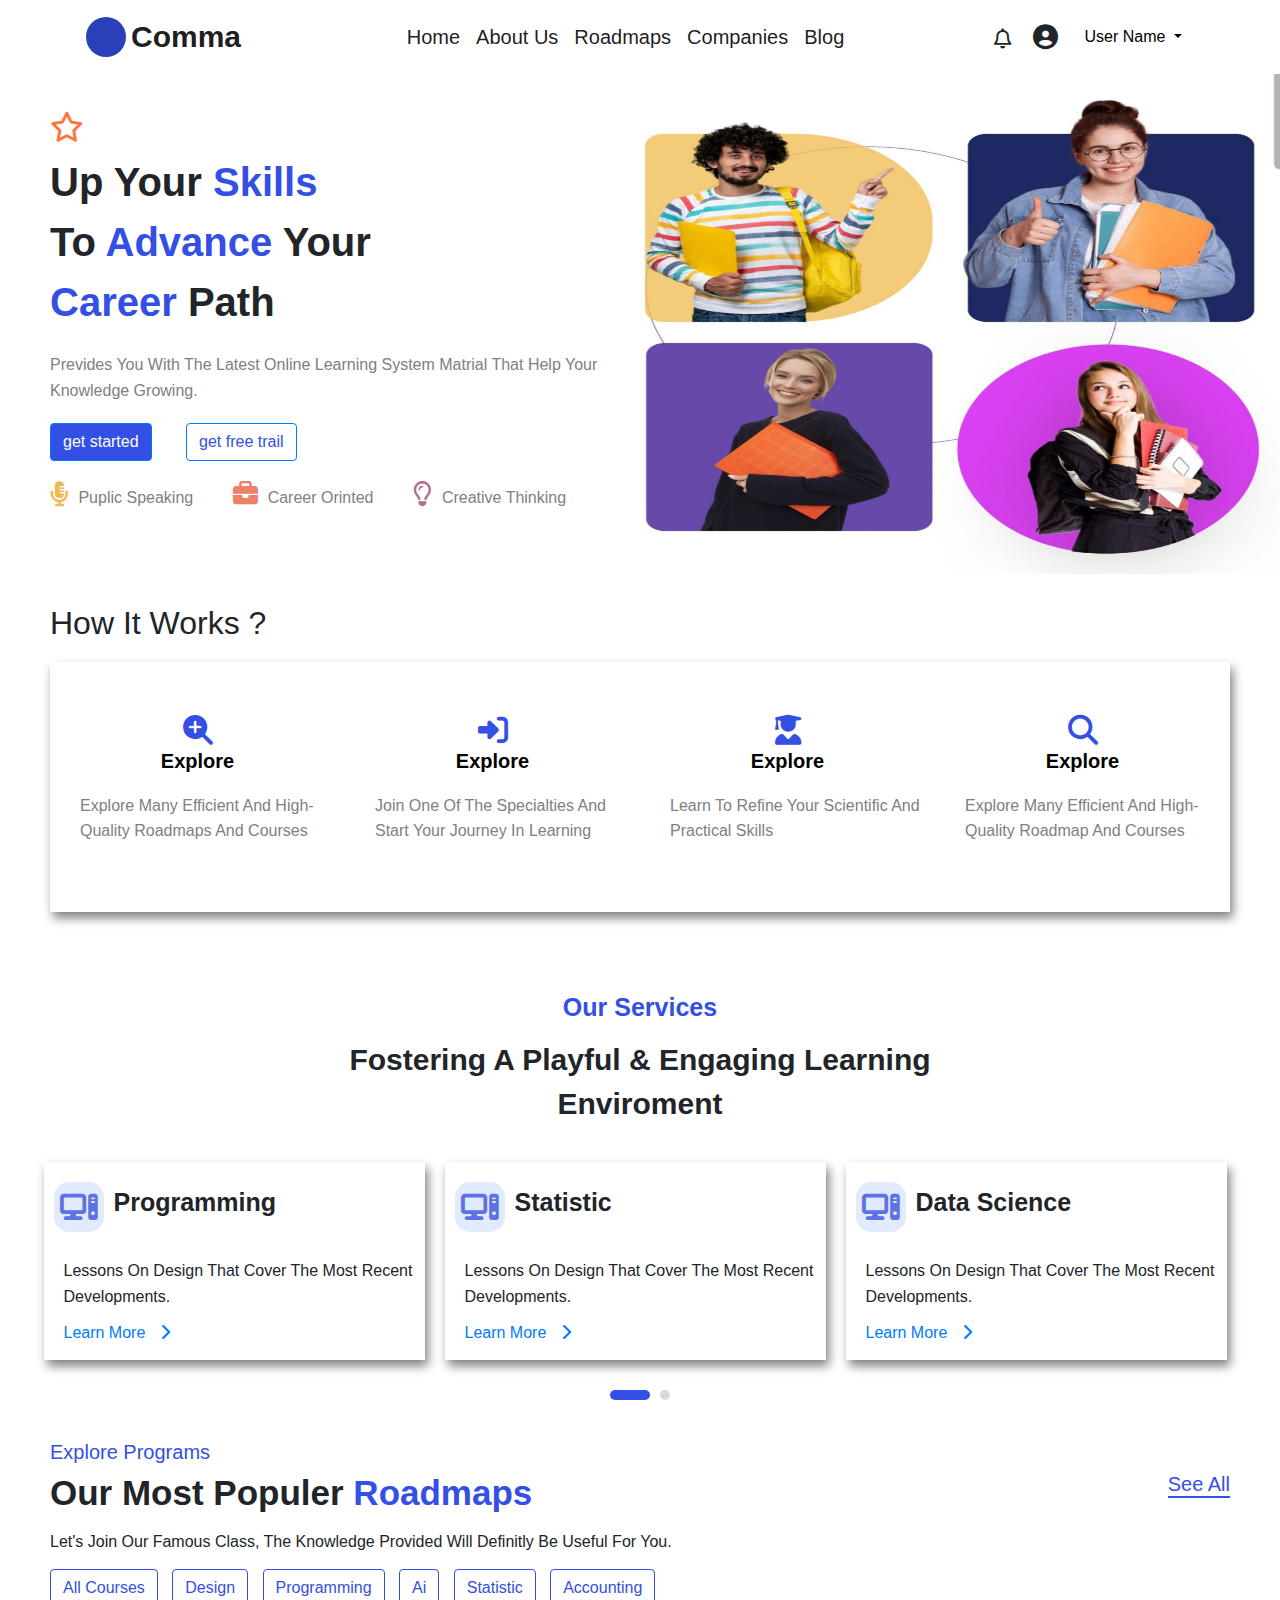
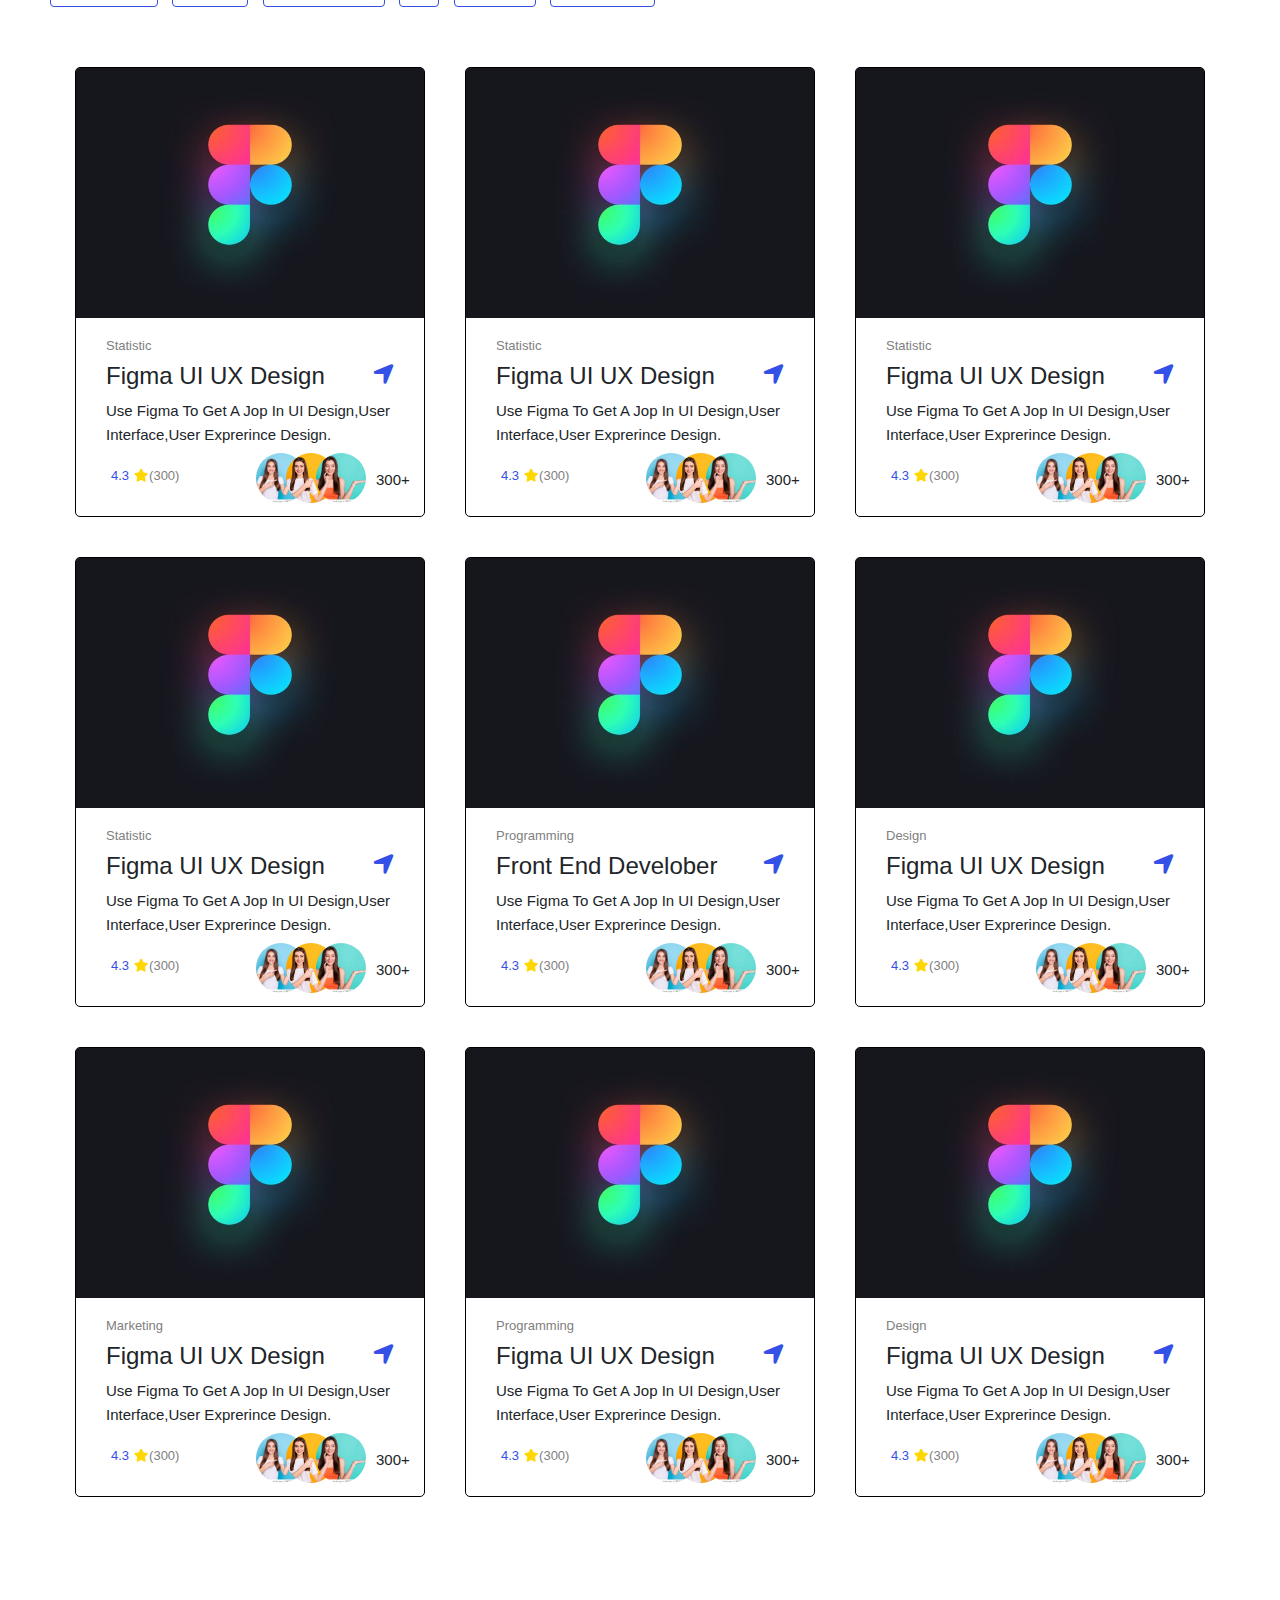
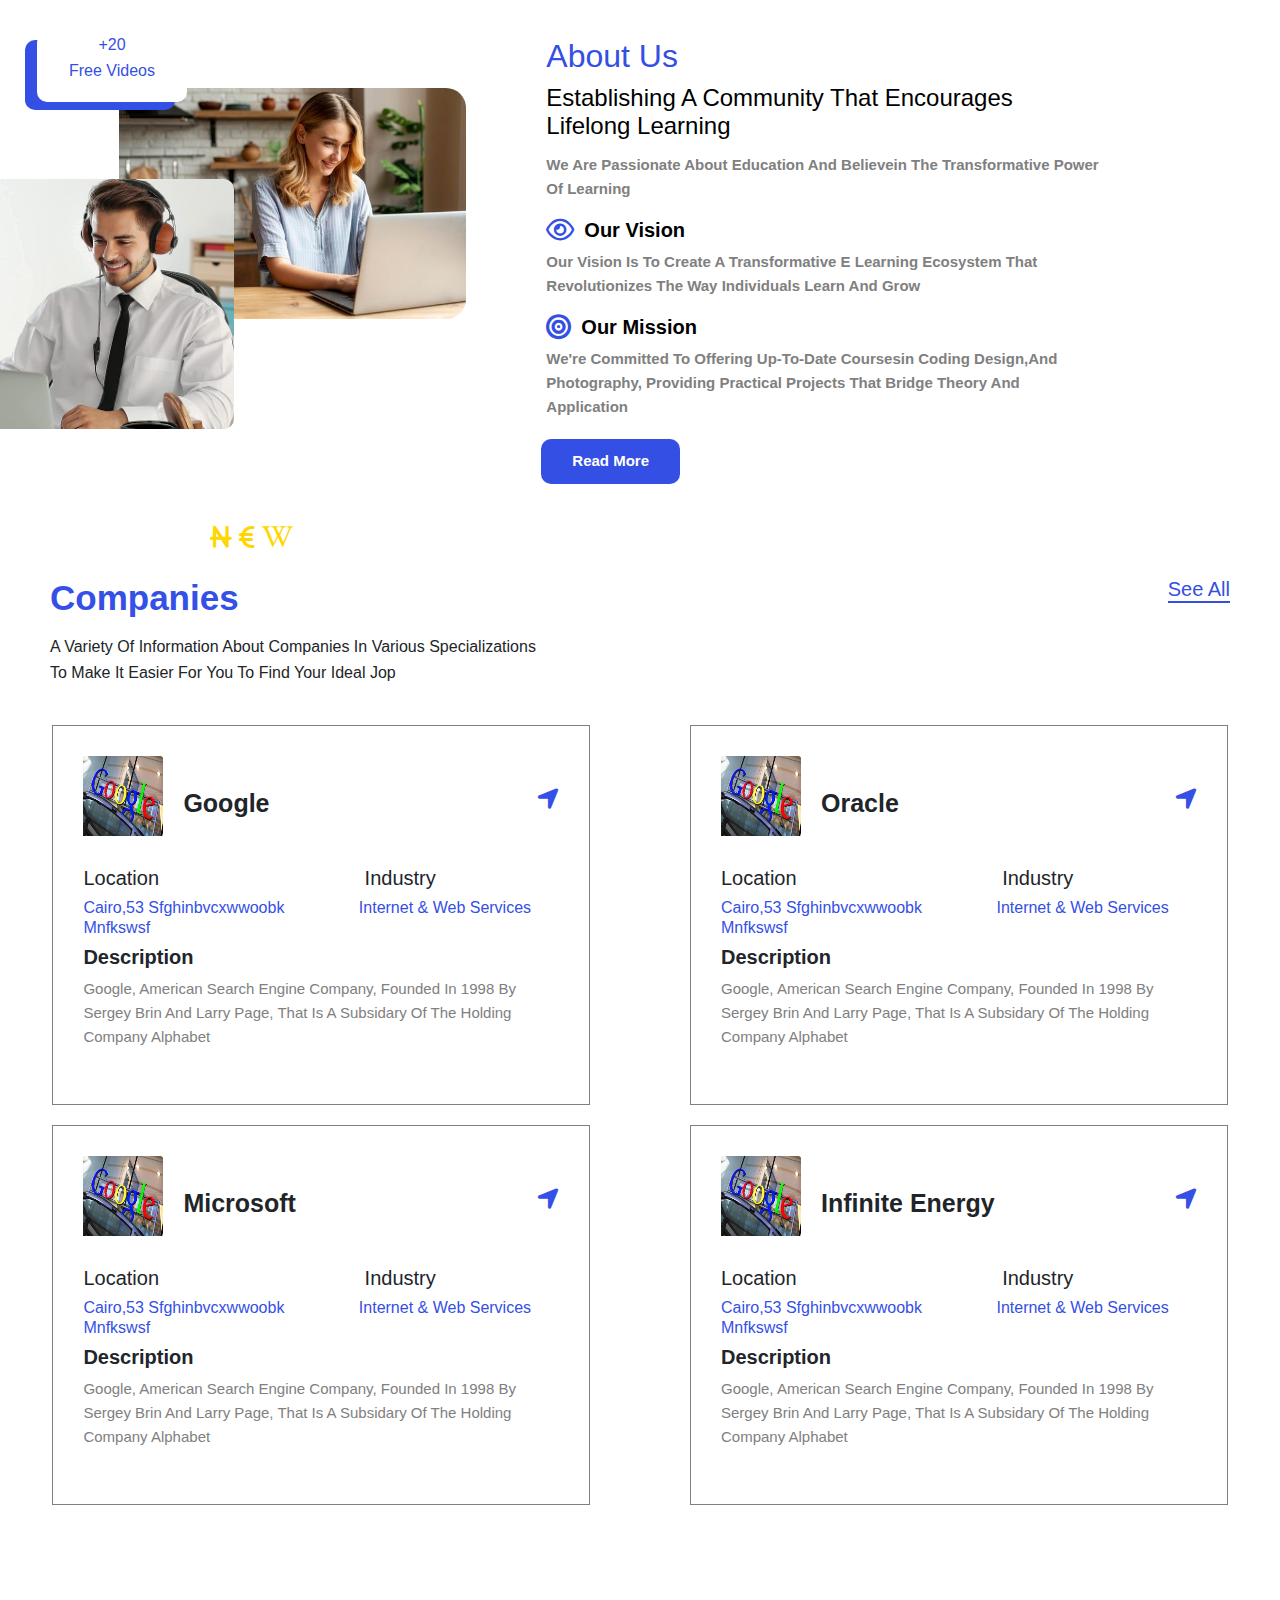
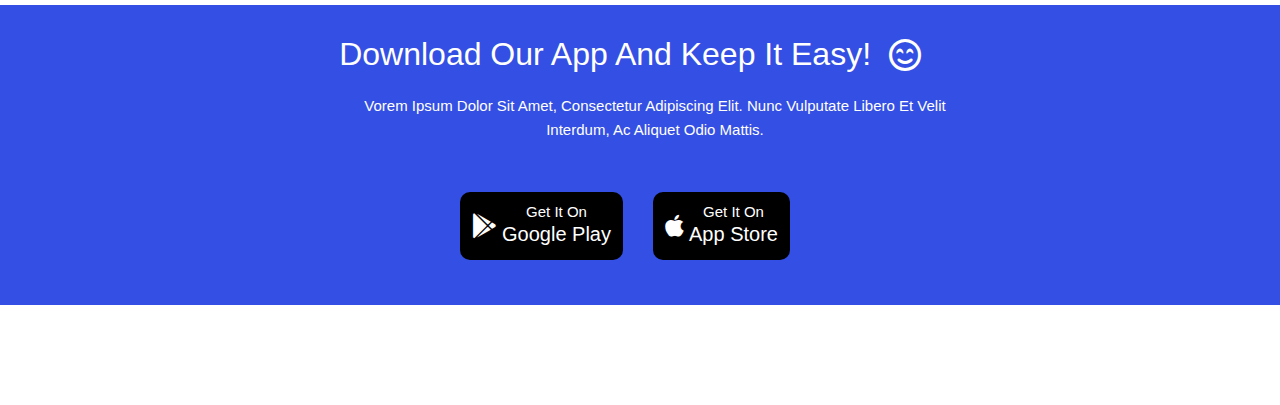
<file: index.html>
<!DOCTYPE html>
<html lang="en">

<head>
    <meta charset="UTF-8">
    <meta name="viewport" content="width=device-width, initial-scale=1.0">
    <title>Comma</title>
    <link rel="stylesheet" href="bootstrap/bootstrap.css">
    <link rel="stylesheet" href="css/all.min.css">
    <link rel="stylesheet" href="css/index.css">
</head>

<body>

    <!-- navbar -->
    <header>
        <nav class="navbar navbar-expand-lg navbar-light bg-light container">
            <!-- logo -->
            <div class="logo">
                <a class="navbar-brand" href="#">
                    <div class="icon"></div> Comma
                </a>
            </div>
            <!-- end logo -->

            <!-- items of navbar -->
            <a href="#x" data-toggle="collapse" class="navbar-toggler">
                <i class="fa-solid fa-bars-staggered"></i>
            </a>
            <div id="x" class="collapse navbar-collapse">
                <ul class="navbar-nav mx-auto">
                    <li class="nav-item active"><a class="nav-link" href="#home">Home</a></li>
                    <li class="nav-item active"><a class="nav-link" href="#ABOUT US">About Us</a></li>
                    <li class="nav-item active"><a class="nav-link" href="#TIME WORK">Roadmaps</a></li>
                    <li class="nav-item active"><a class="nav-link" href="#Gallery">companies</a></li>
                    <li class="nav-item active"><a class="nav-link" href="#Contact">Blog</a></li>
                </ul>

            </div>

            <!--end items of navbar -->

            <!-- icons and username -->
            <div class="icons-navbar">
                <span><i class="fa-regular fa-bell"></i> </span>
                <span class="user-icon"><i class="fa-solid fa-circle-user"></i> </span>
            </div>
            <div class="user">
                <div class="dropdown ">
                    <button class="btn dropdown-toggle" type="button" id="dropdownMenuButton1" data-bs-toggle="dropdown"
                        aria-expanded="false">
                        User Name
                    </button>
                    <ul class="dropdown-menu" aria-labelledby="dropdownMenuButton1">
                        <li><a class="dropdown-item" href="#">Belal Yasser</a></li>
                    </ul>
                </div>

            </div>

        </nav>
    </header>
    <!-- end navbar -->

    <section class="section-1">
        <div class="main-section ">
            <div class="left-section">
                <div class="star-main-section">
                    <i class="fa-regular fa-star"></i>
                </div>

                <h1>
                    Up Your <span>Skills</span> <br> To <span> Advance</span> Your <br> <span>Career</span> Path
                </h1>
                <p>
                    prevides you with the latest online learning system matrial that help your knowledge growing.
                </p>

                <div class="btns">
                    <button class="btn btn-primary one" type="submit">get started</button>
                    <button type="button" class="btn btn-outline-primary two">get free trail</button>
                </div>

                <div class="icons">
                    <p><i class="fa-solid fa-microphone-lines" style="color: #ebbb58;"></i> puplic speaking</p>
                    <p><i class="fa-solid fa-briefcase" style="color: #eb8267;"></i> career orinted</p>
                    <p><i class="fa-regular fa-lightbulb" style="color: #b16e8b;"></i> creative thinking</p>
                </div>
            </div>
            <div class="right-section">
                <img src="images/banner-index.jpeg" alt="">
            </div>
        </div>
    </section>

    <section class="section-2">
        <h2>how it works ?</h2>
        <div class="works">
            <div class="every-card">

                <div>
                    <i class="fa-solid fa-magnifying-glass-plus"></i>
                    <p class="caption">explore</p>
                </div>
                <p class="info">explore many efficient and high-quality roadmaps and courses</p>
            </div>
            <div class="every-card">

                <div>
                    <i class="fa-solid fa-right-to-bracket"></i>
                    <p class="caption">explore</p>
                </div>
                <p class="info">join one of the specialties and start your journey in learning</p>
            </div>
            <div class="every-card">

                <div>
                    <i class="fa-solid fa-user-graduate"></i>
                    <p class="caption">explore</p>
                </div>
                <p class="info">learn to refine your scientific and practical skills </p>
            </div>
            <div class="every-card">

                <div>
                    <i class="fa-solid fa-magnifying-glass"></i>
                    <p class="caption">explore</p>
                </div>
                <p class="info">explore many efficient and high-quality roadmap and courses</p>
            </div>
        </div>
    </section>

    <section class="section-3">
        <div class="services">
            <h4>our services</h4>
            <h3>fostering a playful & engaging learning </h3>
            <h3>enviroment</h3>
        </div>

        <div class="cards-services">
            <div class="every-card-servuces">
                <p class="title">
                    <i class="fa-solid fa-computer" style="margin: 0 10px 10px 10px;"></i>programming
                </p>
                <p class="info" style="margin: 0 10px 10px 20px;">
                    lessons on design that cover the most recent developments.
                </p>
                <a href="#" style="text-decoration: none; margin-left: 20px;">learn more <i
                        class="fa-solid fa-chevron-right"></i></a>
            </div>
            <div class="every-card-servuces">
                <p class="title">
                    <i class="fa-solid fa-computer" style="margin: 0 10px 10px 10px;"></i>statistic
                </p>
                <p class="info" style="margin: 0 10px 10px 20px;">
                    lessons on design that cover the most recent developments.
                </p>
                <a href="#" style="text-decoration: none; margin-left: 20px;">learn more <i
                        class="fa-solid fa-chevron-right"></i></a>
            </div>
            <div class="every-card-servuces">
                <p class="title">
                    <i class="fa-solid fa-computer" style="margin: 0 10px 10px 10px;"></i>data science
                </p>
                <p class="info" style="margin: 0 10px 10px 20px;">
                    lessons on design that cover the most recent developments.
                </p>
                <a href="#" style="text-decoration: none; margin-left: 20px;">learn more <i
                        class="fa-solid fa-chevron-right"></i></a>
            </div>
        </div>
        <ul class="dots">
            <li class="active"></li>
            <li></li>
        </ul>
    </section>

    <section class="section-4">
        <div class="roadmap">
            <h4>explore programs</h4>
            <h2>our most populer <span>roadmaps</span><a href="#">see all</a></h2>
            <p style="margin-bottom: 15px;">
                let's join our famous class, the knowledge provided will definitly be useful for you.
            </p>
            <div class="buttons">
                <button type="button" class="btn btn-outline">All Courses</button>
                <button type="button" class="btn btn-outline">Design</button>
                <button type="button" class="btn btn-outline">Programming</button>
                <button type="button" class="btn btn-outline">Ai</button>
                <button type="button" class="btn btn-outline">Statistic</button>
                <button type="button" class="btn btn-outline">Accounting</button>
            </div>

        </div>
        <section class="cards" style="margin-bottom: 50px;">
            <div class="Student-cards">
                <div class="every-card">
                    <img src="images/Figma.jpg" class="card-img-top" alt="...">
                    <div class="card-body">
                        <h5>statistic</h5>
                        <h4>Figma UI UX Design <i class="fa-solid fa-location-arrow"
                                style="color: #3450e6; float: right;"></i></h4>
                        <p class="card-text">Use Figma to get a jop in UI Design,User interface,User exprerince design.
                        </p>
                        <div class="imgs">
                            <h5 class="rate"><span class="span-1">4.3</span><i class="fa-solid fa-star"></i><span
                                    class="span-2">(300)</span></h5>
                            <p>300+</p>
                            <img src="images/person-2.jpg" alt="" class="img-1">
                            <img src="images/person.jpg" alt="" class="img-2">
                            <img src="images/person-3.jpg" alt="" class="img-3">

                        </div>
                    </div>
                </div>
                <div class="every-card">
                    <img src="images/Figma.jpg" class="card-img-top" alt="...">
                    <div class="card-body">
                        <h5>statistic</h5>
                        <h4>Figma UI UX Design <i class="fa-solid fa-location-arrow"
                                style="color: #3450e6; float: right;"></i></h4>
                        <p class="card-text">Use Figma to get a jop in UI Design,User interface,User exprerince design.
                        </p>
                        <div class="imgs">
                            <h5 class="rate"><span class="span-1">4.3</span><i class="fa-solid fa-star"></i><span
                                    class="span-2">(300)</span></h5>
                            <p>300+</p>
                            <img src="images/person-2.jpg" alt="" class="img-1">
                            <img src="images/person.jpg" alt="" class="img-2">
                            <img src="images/person-3.jpg" alt="" class="img-3">

                        </div>
                    </div>
                </div>
                <div class="every-card">
                    <img src="images/Figma.jpg" class="card-img-top" alt="...">
                    <div class="card-body">
                        <h5>statistic</h5>
                        <h4>Figma UI UX Design <i class="fa-solid fa-location-arrow"
                                style="color: #3450e6; float: right;"></i></h4>
                        <p class="card-text">Use Figma to get a jop in UI Design,User interface,User exprerince design.
                        </p>
                        <div class="imgs">
                            <h5 class="rate"><span class="span-1">4.3</span><i class="fa-solid fa-star"></i><span
                                    class="span-2">(300)</span></h5>
                            <p>300+</p>
                            <img src="images/person-2.jpg" alt="" class="img-1">
                            <img src="images/person.jpg" alt="" class="img-2">
                            <img src="images/person-3.jpg" alt="" class="img-3">

                        </div>
                    </div>
                </div>
                <div class="every-card">
                    <img src="images/Figma.jpg" class="card-img-top" alt="...">
                    <div class="card-body">
                        <h5>statistic</h5>
                        <h4>Figma UI UX Design <i class="fa-solid fa-location-arrow"
                                style="color: #3450e6; float: right;"></i></h4>
                        <p class="card-text">Use Figma to get a jop in UI Design,User interface,User exprerince design.
                        </p>
                        <div class="imgs">
                            <h5 class="rate"><span class="span-1">4.3</span><i class="fa-solid fa-star"></i><span
                                    class="span-2">(300)</span></h5>
                            <p>300+</p>
                            <img src="images/person-2.jpg" alt="" class="img-1">
                            <img src="images/person.jpg" alt="" class="img-2">
                            <img src="images/person-3.jpg" alt="" class="img-3">

                        </div>
                    </div>
                </div>
                <div class="every-card">
                    <img src="images/Figma.jpg" class="card-img-top" alt="...">
                    <div class="card-body">
                        <h5>Programming</h5>
                        <h4>Front End Develober <i class="fa-solid fa-location-arrow"
                                style="color: #3450e6; float: right;"></i></h4>
                        <p class="card-text">Use Figma to get a jop in UI Design,User interface,User exprerince design.
                        </p>

                        <div class="imgs">
                            <h5 class="rate"><span class="span-1">4.3</span><i class="fa-solid fa-star"></i><span
                                    class="span-2">(300)</span></h5>
                            <p>300+</p>
                            <img src="images/person-2.jpg" alt="" class="img-1">
                            <img src="images/person.jpg" alt="" class="img-2">
                            <img src="images/person-3.jpg" alt="" class="img-3">

                        </div>
                    </div>
                </div>
                <div class="every-card">
                    <img src="images/Figma.jpg" class="card-img-top" alt="...">
                    <div class="card-body">
                        <h5>Design</h5>
                        <h4>Figma UI UX Design <i class="fa-solid fa-location-arrow"
                                style="color: #3450e6; float: right;"></i></h4>
                        <p class="card-text">Use Figma to get a jop in UI Design,User interface,User exprerince design.
                        </p>

                        <div class="imgs">
                            <h5 class="rate"><span class="span-1">4.3</span><i class="fa-solid fa-star"></i><span
                                    class="span-2">(300)</span></h5>
                            <p>300+</p>
                            <img src="images/person-2.jpg" alt="" class="img-1">
                            <img src="images/person.jpg" alt="" class="img-2">
                            <img src="images/person-3.jpg" alt="" class="img-3">
                        </div>
                    </div>
                </div>
                <div class="every-card">
                    <img src="images/Figma.jpg" class="card-img-top" alt="...">
                    <div class="card-body">
                        <h5>Marketing</h5>
                        <h4>Figma UI UX Design <i class="fa-solid fa-location-arrow"
                                style="color: #3450e6; float: right;"></i></h4>
                        <p class="card-text">Use Figma to get a jop in UI Design,User interface,User exprerince design.
                        </p>

                        <div class="imgs">
                            <h5 class="rate"><span class="span-1">4.3</span><i class="fa-solid fa-star"></i><span
                                    class="span-2">(300)</span></h5>
                            <p>300+</p>
                            <img src="images/person-2.jpg" alt="" class="img-1">
                            <img src="images/person.jpg" alt="" class="img-2">
                            <img src="images/person-3.jpg" alt="" class="img-3">

                        </div>
                    </div>
                </div>
                <div class="every-card">
                    <img src="images/Figma.jpg" class="card-img-top" alt="...">
                    <div class="card-body">
                        <h5>Programming</h5>
                        <h4>Figma UI UX Design <i class="fa-solid fa-location-arrow"
                                style="color: #3450e6; float: right;"></i></h4>
                        <p class="card-text">Use Figma to get a jop in UI Design,User interface,User exprerince design.
                        </p>
                        <div class="imgs">
                            <h5 class="rate"><span class="span-1">4.3</span><i class="fa-solid fa-star"></i><span
                                    class="span-2">(300)</span></h5>
                            <p>300+</p>
                            <img src="images/person-2.jpg" alt="" class="img-1">
                            <img src="images/person.jpg" alt="" class="img-2">
                            <img src="images/person-3.jpg" alt="" class="img-3">

                        </div>
                    </div>
                </div>
                <div class="every-card">
                    <img src="images/Figma.jpg" class="card-img-top" alt="...">
                    <div class="card-body">
                        <h5>Design</h5>
                        <h4>Figma UI UX Design <i class="fa-solid fa-location-arrow"
                                style="color: #3450e6; float: right;"></i></h4>
                        <p class="card-text">Use Figma to get a jop in UI Design,User interface,User exprerince design.
                        </p>
                        <div class="imgs">
                            <h5 class="rate"><span class="span-1">4.3</span><i class="fa-solid fa-star"></i><span
                                    class="span-2">(300)</span></h5>
                            <p>300+</p>
                            <img src="images/person-2.jpg" alt="" class="img-1">
                            <img src="images/person.jpg" alt="" class="img-2">
                            <img src="images/person-3.jpg" alt="" class="img-3">

                        </div>
                    </div>
                </div>
            </div>
        </section>
    </section>

    <section class="section-5">

        <div class="card mb-3" style="max-width: 88%; height: 400px; margin-top: 50px;">
            <div class="row g-0">
                <div class="col-md-4">
                    <img src="images/pic-1.jpg" class="img-fluid rounded-start" id="pic-1">
                    <img src="images/WhatsApp Image 2023-12-13 at 7.41.57 PM.jpeg" class="img-fluid rounded-start"
                        id="pic-2">
                    <div class="title-1">+20 <br> Free Videos</div>
                </div>
                <div class="col-md-8">
                    <div class="card-body">
                        <h2 style="margin-left: 50px;">about us</h2>
                        <h4 class="card-title" style="color: black; margin-left: 50px;">
                            Establishing a community that encourages <br> lifelong learning
                        </h4>
                        <p class="card-text">We are passionate about education and believein the transformative power of
                            learning
                        </p>
                        <h6 class="card-text"><i class="fa-regular fa-eye"></i>Our Vision</h6>
                        <p class="card-text">Our vision is to create a transformative e learning ecosystem that
                            revolutionizes the way individuals learn and grow
                        </p>
                        <h6 class="card-text"><i class="fa-solid fa-bullseye"></i>Our Mission</h6>
                        <p class="card-text">We're committed to offering up-to-date coursesin coding design,and
                            photography, providing practical projects that bridge theory and application</p>
                    </div>
                    <div class="read">
                        <button class="btn" type="submit">Read More</button>
                    </div>
                </div>
            </div>
        </div>


    </section>

    <section class="section-6">
        <div class="roadmap">
            <div class="new">
                <i class="fa-solid fa-naira-sign"></i>
                <i class="fa-solid fa-euro-sign"></i>
                <i class="fa-brands fa-wikipedia-w"></i>
            </div>
            <h2 style="color: #3450e6;">Companies <a href="#">see all</a></h2>
            <h2></h2>
            <p style="margin-bottom: 15px;">
                A variety of information about companies in various specializations <br>
                to make it easier for you to find your ideal jop
            </p>
        </div>

        <div class="cards-google">
            <div class="every-card">
                <div class="title">
                    <img src="images/google.jpg" class="card-img-top" alt="...">
                    <p>Google </p>
                    <i class="fa-solid fa-location-arrow" style="color: #3450e6;"></i>

                </div>
                <div class="card-information">
                    <h5>location <span class="indusrty">industry</span></h5>
                    <h6 style="color: #3450e6;">Cairo,53 sfghinbvcxwwoobk
                        <span class="internet">internet & web services</span>
                        <br> mnfkswsf
                    </h6>
                </div>
                <div class="description">
                    <h4>Description</h4>
                    <p>Google, American search engine company, founded in 1998 by <br>
                        Sergey Brin and Larry page, that is a subsidary of the holding <br>
                        company Alphabet </p>
                </div>
            </div>
            <div class="every-card">
                <div class="title">
                    <img src="images/google.jpg" class="card-img-top" alt="...">
                    <p>Oracle</p>
                    <i class="fa-solid fa-location-arrow" style="color: #3450e6;"></i>

                </div>
                <div class="card-information">
                    <h5>location <span class="indusrty">industry</span></h5>
                    <h6 style="color: #3450e6;">Cairo,53 sfghinbvcxwwoobk
                        <span class="internet">internet & web services</span>
                        <br> mnfkswsf
                    </h6>
                </div>
                <div class="description">
                    <h4>Description</h4>
                    <p>Google, American search engine company, founded in 1998 by <br>
                        Sergey Brin and Larry page, that is a subsidary of the holding <br>
                        company Alphabet </p>
                </div>
            </div>
            <div class="every-card">
                <div class="title">
                    <img src="images/google.jpg" class="card-img-top" alt="...">
                    <p>Microsoft </p>
                    <i class="fa-solid fa-location-arrow" style="color: #3450e6;"></i>

                </div>
                <div class="card-information">
                    <h5>location <span class="indusrty">industry</span></h5>
                    <h6 style="color: #3450e6;">Cairo,53 sfghinbvcxwwoobk
                        <span class="internet">internet & web services</span>
                        <br> mnfkswsf
                    </h6>
                </div>
                <div class="description">
                    <h4>Description</h4>
                    <p>Google, American search engine company, founded in 1998 by <br>
                        Sergey Brin and Larry page, that is a subsidary of the holding <br>
                        company Alphabet </p>
                </div>
            </div>
            <div class="every-card">
                <div class="title">
                    <img src="images/google.jpg" class="card-img-top" alt="...">
                    <p>Infinite Energy </p>
                    <i class="fa-solid fa-location-arrow" style="color: #3450e6;"></i>

                </div>
                <div class="card-information">
                    <h5>location <span class="indusrty">industry</span></h5>
                    <h6 style="color: #3450e6;">Cairo,53 sfghinbvcxwwoobk
                        <span class="internet">internet & web services</span>
                        <br> mnfkswsf
                    </h6>
                </div>
                <div class="description">
                    <h4>Description</h4>
                    <p>Google, American search engine company, founded in 1998 by <br>
                        Sergey Brin and Larry page, that is a subsidary of the holding <br>
                        company Alphabet </p>
                </div>
            </div>
        </div>

    </section>

    <footer>
        <div class="footer">
            <div class="caption">
                <h2>Download our app and keep it easy! &nbsp; <i class="fa-regular fa-face-smile-beam"></i> </h2>
                <p>Vorem ipsum dolor sit amet, consectetur adipiscing elit. Nunc vulputate libero et velit
                    interdum, ac aliquet odio mattis.</p>
            </div>
            <div class="social-media">
                <a class="btn btn-primary" href="#" role="button">
                    <i class="fa-brands fa-google-play"></i>
                    <h4 style="font-size: 20px;"><span style="font-size: 15px;font-weight: 400; ">get it
                            on</span><br>Google play</h4>
                </a>
                <a class="btn btn-primary" href="#" role="button">
                    <i class="fa-brands fa-apple"></i>
                    <h4 style="font-size: 20px;"><span style="font-size: 15px;font-weight: 400; ">get it
                            on</span><br>App Store</h4>
                </a>
            </div>
        </div>
    </footer>

    <script src="js/bootstrap.js"></script>
    <script src="js/jquery-3.7.1.min.js"></script>
    <script src="js/popper.min.js"></script>

</body>

</html>
</file>
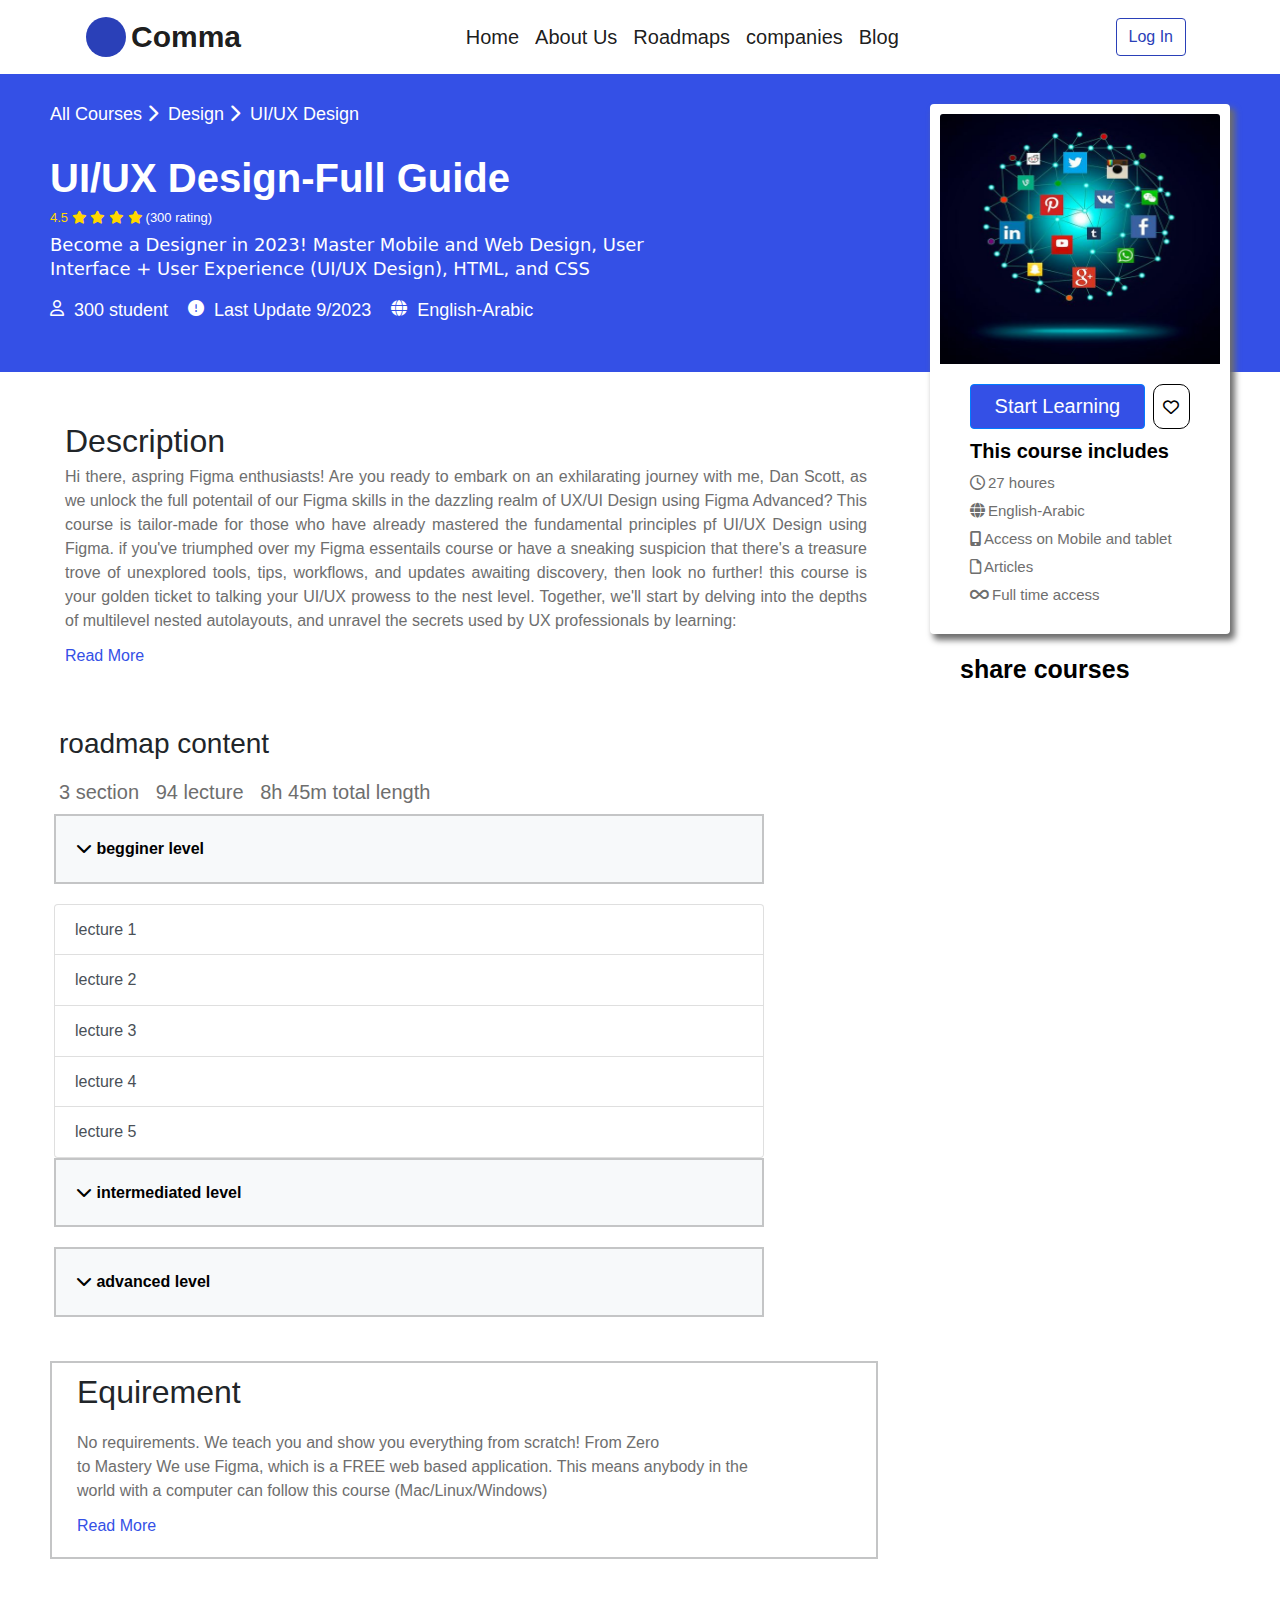
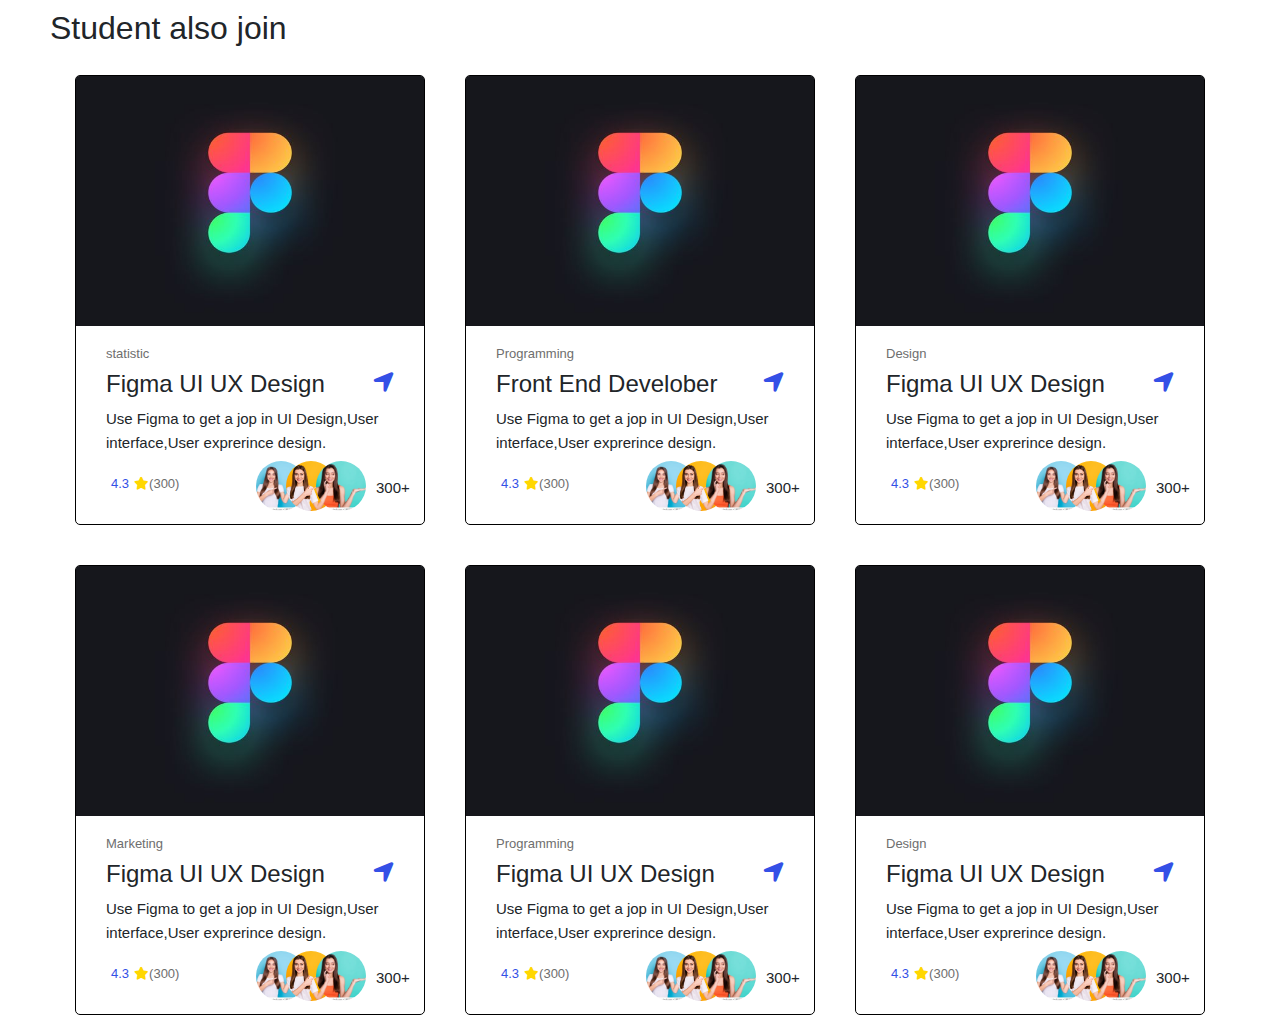
<file: details.html>
<!DOCTYPE html>
<html lang="en">

<head>
    <meta charset="UTF-8">
    <meta name="viewport" content="width=device-width, initial-scale=1.0">
    <title>Comma</title>
    <!-- link bootstrap -->
    <link rel="stylesheet" href="bootstrap/bootstrap.css">
    <!-- link font -->
    <link rel="stylesheet" href="css/all.min.css">
    <!-- link css -->
    <link rel="stylesheet" href="css/details.css">


</head>

<body>

    <!-- navbar -->
    <header>
        <nav class="navbar navbar-expand-lg navbar-light bg-light container">
            <!-- logo -->
            <div class="logo">
                <a class="navbar-brand" href="#">
                    <div class="icon"></div> Comma
                </a>
            </div>
            <!-- end logo -->



            <!-- items of navbar -->
            <a href="#x" data-toggle="collapse" class="navbar-toggler">
                <i class="fa-solid fa-bars-staggered"></i>
            </a>
            <div id="x" class="collapse navbar-collapse">
                <ul class="navbar-nav mx-auto">
                    <li class="nav-item active"><a class="nav-link" href="#home">Home</a></li>
                    <li class="nav-item active"><a class="nav-link" href="#ABOUT US">About Us</a></li>
                    <li class="nav-item active"><a class="nav-link" href="#TIME WORK">Roadmaps</a></li>
                    <li class="nav-item active"><a class="nav-link" href="#Gallery">companies</a></li>
                    <li class="nav-item active"><a class="nav-link" href="#Contact">Blog</a></li>
                </ul>
                <!-- btn navbar -->
                <div class="d-grid gap-2 d-md-flex  justify-content-md-end ">
                    <button class="btn btn-outline me-md-2 m-2" type="button">Log In</button>
                </div>

                <!-- end btn navbar  -->
            </div>

            <!--end items of navbar -->

        </nav>
    </header>
    <!-- end navbar -->
    <section class="main">
        <div class="banner">
            <div class="left-side">
                <div class="text-1">
                    <h5>All Courses <i class="fa-solid fa-chevron-right"></i> </h5>
                    <h5>Design <i class="fa-solid fa-chevron-right"></i></h5>
                    <h5>UI/UX Design</h5>
                </div>
                <div class="text-2">
                    <h1>UI/UX Design-Full Guide</h1>
                </div>
                <div class="text-3">
                    <h5>4.5 <i class="fa-solid fa-star"></i>
                        <i class="fa-solid fa-star"></i>
                        <i class="fa-solid fa-star"></i>
                        <i class="fa-solid fa-star"></i>
                    </h5>
                    <h5 style="color: white; margin-left: 3px;">(300 rating)</h5>
                </div>
                <div class="text-4">
                    <h3>
                        Become a Designer in 2023! Master Mobile and Web Design, User <br>
                        Interface + User Experience (UI/UX Design), HTML, and CSS
                    </h3>
                </div>
                <div class="text-5">
                    <i class="fa-regular fa-user"></i>
                    <h5>300 student</h5>

                    <i class="fa-solid fa-circle-exclamation"></i>
                    <h5>Last Update 9/2023</h5>

                    <i class="fa-solid fa-globe"></i>
                    <h5>English-Arabic</h5>

                </div>


            </div>
            <div class="right-side">
                <div class="card">
                    <img src="images/4de533710d09db742b11be4188e8e6ef.jpg" class="card-img-top" alt="...">
                    <div class="card-body">
                        <div class="btns">
                            <a href="#" class="btn btn-primary">Start Learning</a>
                            <i class="fa-regular fa-heart"></i>
                        </div>
                        <div class="card-text">
                            <h4> This course includes</h4>
                            <div class="info-card">
                                <p><i class="fa-regular fa-clock"></i>27 houres</p>
                                <p><i class="fa-solid fa-globe"></i>English-Arabic</p>
                                <p><i class="fa-solid fa-mobile-screen-button"></i>Access on Mobile and tablet</p>
                                <p><i class="fa-regular fa-file"></i>Articles</p>
                                <p><i class="fa-solid fa-infinity"></i>Full time access</p>
                            </div>
                        </div>
                    </div>
                </div>

                <div class="caption">
                    <h3>share courses</h3>
                </div>
            </div>
        </div>

    </section>

    <section class="Description">
        <div class="container">
            <input type="checkbox" id="check">
            <h2>Description</h2>
            <p>
                Hi there, aspring Figma enthusiasts! Are you ready to embark on an exhilarating
                journey with me, Dan Scott, as we unlock the full potentail of our Figma skills in the
                dazzling realm of UX/UI Design using Figma Advanced?
                This course is tailor-made for those who have already mastered the fundamental
                principles pf UI/UX Design using Figma. if you've triumphed over my Figma essentails
                course or have a sneaking suspicion that there's a treasure trove of unexplored tools,
                tips, workflows, and updates awaiting discovery, then look no further! this course
                is your golden ticket to talking your UI/UX prowess to the nest level.
                Together, we'll start by delving into the depths of multilevel nested autolayouts, and
                unravel the secrets used by UX professionals by learning:
            <div class="content">
                <ul>
                    <li>
                        Workflow techniques, managing design assets,styles,compononents,grid and
                        column layouts like true virtuosos.
                    </li>
                    <li>
                        Learn how to use variables and put them to work creating even more complete
                        prototypes.
                    </li>
                    <li>
                        Use variables to make Light & Dark Models + Compact & Comfortable spacing
                        versions of your components
                    </li>
                    <li>
                        Yoy'll then take your new knowlodge of variables to understand and create your
                        own Design Tokens
                    </li>
                    <li>
                        Unleashing the magic of advanced animation techniques, captivation users
                    </li>
                </ul>
            </div>
            </p>


            <label for="check">Read More</label>

        </div>
    </section>

    <section class="container m-4">

        <h3>roadmap content</h3>
        <h5> 3 section &nbsp; 94 lecture &nbsp; 8h 45m total length </h5>

        <div class="col-lg-8">
            <div class="list-group">
                <a data-toggle="collapse" href="#x" class="list-group-item list-group-item-action active"><i
                        class="fa-solid fa-chevron-down"></i>
                    begginer level
                </a>
                <div class="collapse show " id="x">
                    <a href="#" class="list-group-item list-group-item-action">lecture 1</a>
                    <a href="#" class="list-group-item list-group-item-action">lecture 2</a>
                    <a href="#" class="list-group-item list-group-item-action">lecture 3</a>
                    <a href="#" class="list-group-item list-group-item-action">lecture 4</a>
                    <a href="#" class="list-group-item list-group-item-action">lecture 5</a>
                </div>
            </div>
        </div>
        <div class="col-lg-8">
            <div class="list-group">
                <a data-toggle="collapse" href="#y" class="list-group-item list-group-item-action active"><i
                        class="fa-solid fa-chevron-down"></i>
                    intermediated level
                </a>
                <div class="collapse " id="y">
                    <a href="#" class="list-group-item list-group-item-action">lecture 6</a>
                    <a href="#" class="list-group-item list-group-item-action">lecture 7</a>
                    <a href="#" class="list-group-item list-group-item-action">lecture 8</a>
                    <a href="#" class="list-group-item list-group-item-action">lecture 9</a>
                    <a href="#" class="list-group-item list-group-item-action">lecture 10</a>
                </div>
            </div>
        </div>
        <div class="col-lg-8">
            <div class="list-group">
                <a data-toggle="collapse" href="#z" class="list-group-item list-group-item-action active"><i
                        class="fa-solid fa-chevron-down"></i>
                    advanced level
                </a>
                <div class="collapse " id="z">
                    <a href="#" class="list-group-item list-group-item-action">lecture 11</a>
                    <a href="#" class="list-group-item list-group-item-action">lecture 12</a>
                    <a href="#" class="list-group-item list-group-item-action">lecture 13</a>
                    <a href="#" class="list-group-item list-group-item-action">lecture 14</a>
                    <a href="#" class="list-group-item list-group-item-action">lecture 15</a>
                </div>
            </div>
        </div>
    </section>


    <section class="requirement">

        <div class="container">
            <input type="checkbox" id="checkbox">
            <h2>equirement</h2>
            <p>
                No requirements. We teach you and show you everything from scratch! From Zero <br>
                to Mastery
                We use Figma, which is a FREE web based application. This means anybody in the <br>
                world with a computer can follow this course (Mac/Linux/Windows)
            <div class="content">
                Requirement No requirements. We teach you and show you everything
                from scratch! From Zero to Mastery

                We use Figma, which is a FREE web based application. This means anybody in the world with a computer can
                follow this course (Mac/Linux/Windows)
            </div>
            </p>
            <label for="checkbox">Read More</label>

        </div>

    </section>


    <section class="cards">
        <h2>Student also join</h2>
        <div class="Student-cards">
            <div class="every-card">
                <img src="images/Figma.jpg" class="card-img-top" alt="...">
                <div class="card-body">
                    <h5>statistic</h5>
                    <h4>Figma UI UX Design <i class="fa-solid fa-location-arrow"
                            style="color: #3450e6; float: right;"></i></h4>
                    <p class="card-text">Use Figma to get a jop in UI Design,User interface,User exprerince design.</p>
                    <div class="imgs">
                        <h5 class="rate"><span class="span-1">4.3</span><i class="fa-solid fa-star"></i><span
                                class="span-2">(300)</span></h5>
                        <p>300+</p>
                        <img src="images/person-2.jpg" alt="" class="img-1">
                        <img src="images/person.jpg" alt="" class="img-2">
                        <img src="images/person-3.jpg" alt="" class="img-3">

                    </div>
                </div>
            </div>
            <div class="every-card">
                <img src="images/Figma.jpg" class="card-img-top" alt="...">
                <div class="card-body">
                    <h5>Programming</h5>
                    <h4>Front End Develober <i class="fa-solid fa-location-arrow"
                            style="color: #3450e6; float: right;"></i></h4>
                    <p class="card-text">Use Figma to get a jop in UI Design,User interface,User exprerince design.</p>

                    <div class="imgs">
                        <h5 class="rate"><span class="span-1">4.3</span><i class="fa-solid fa-star"></i><span
                                class="span-2">(300)</span></h5>
                        <p>300+</p>
                        <img src="images/person-2.jpg" alt="" class="img-1">
                        <img src="images/person.jpg" alt="" class="img-2">
                        <img src="images/person-3.jpg" alt="" class="img-3">

                    </div>
                </div>
            </div>
            <div class="every-card">
                <img src="images/Figma.jpg" class="card-img-top" alt="...">
                <div class="card-body">
                    <h5>Design</h5>
                    <h4>Figma UI UX Design <i class="fa-solid fa-location-arrow"
                            style="color: #3450e6; float: right;"></i></h4>
                    <p class="card-text">Use Figma to get a jop in UI Design,User interface,User exprerince design.</p>

                    <div class="imgs">
                        <h5 class="rate"><span class="span-1">4.3</span><i class="fa-solid fa-star"></i><span
                                class="span-2">(300)</span></h5>
                        <p>300+</p>
                        <img src="images/person-2.jpg" alt="" class="img-1">
                        <img src="images/person.jpg" alt="" class="img-2">
                        <img src="images/person-3.jpg" alt="" class="img-3">
                    </div>
                </div>
            </div>
            <div class="every-card">
                <img src="images/Figma.jpg" class="card-img-top" alt="...">
                <div class="card-body">
                    <h5>Marketing</h5>
                    <h4>Figma UI UX Design <i class="fa-solid fa-location-arrow"
                            style="color: #3450e6; float: right;"></i></h4>
                    <p class="card-text">Use Figma to get a jop in UI Design,User interface,User exprerince design.</p>

                    <div class="imgs">
                        <h5 class="rate"><span class="span-1">4.3</span><i class="fa-solid fa-star"></i><span
                                class="span-2">(300)</span></h5>
                        <p>300+</p>
                        <img src="images/person-2.jpg" alt="" class="img-1">
                        <img src="images/person.jpg" alt="" class="img-2">
                        <img src="images/person-3.jpg" alt="" class="img-3">

                    </div>
                </div>
            </div>
            <div class="every-card">
                <img src="images/Figma.jpg" class="card-img-top" alt="...">
                <div class="card-body">
                    <h5>Programming</h5>
                    <h4>Figma UI UX Design <i class="fa-solid fa-location-arrow"
                            style="color: #3450e6; float: right;"></i></h4>
                    <p class="card-text">Use Figma to get a jop in UI Design,User interface,User exprerince design.</p>
                    <div class="imgs">
                        <h5 class="rate"><span class="span-1">4.3</span><i class="fa-solid fa-star"></i><span
                                class="span-2">(300)</span></h5>
                        <p>300+</p>
                        <img src="images/person-2.jpg" alt="" class="img-1">
                        <img src="images/person.jpg" alt="" class="img-2">
                        <img src="images/person-3.jpg" alt="" class="img-3">

                    </div>
                </div>
            </div>
            <div class="every-card">
                <img src="images/Figma.jpg" class="card-img-top" alt="...">
                <div class="card-body">
                    <h5>Design</h5>
                    <h4>Figma UI UX Design <i class="fa-solid fa-location-arrow"
                            style="color: #3450e6; float: right;"></i></h4>
                    <p class="card-text">Use Figma to get a jop in UI Design,User interface,User exprerince design.</p>
                    <div class="imgs">
                        <h5 class="rate"><span class="span-1">4.3</span><i class="fa-solid fa-star"></i><span
                                class="span-2">(300)</span></h5>
                        <p>300+</p>
                        <img src="images/person-2.jpg" alt="" class="img-1">
                        <img src="images/person.jpg" alt="" class="img-2">
                        <img src="images/person-3.jpg" alt="" class="img-3">

                    </div>
                </div>
            </div>
        </div>
    </section>





    <script src="js/popper.min.js"></script>
    <script src="js/jquery-3.7.1.min.js"></script>
    <script src="js/bootstrap.js"></script>

</body>

</html>
</file>
<file: css/index.css>
* {
    margin: 0;
    padding: 0;
    box-sizing: border-box;
}

body {
    line-height: 1.6;
    text-transform: capitalize;
}

.navbar {
    background-color: white !important;
}

.navbar-brand {
    font-size: 30px;
}

.icon {
    width: 40px;
    height: 40px;
    background-color: #2a40b8;
    border-radius: 50%;
    margin-right: 5px;
    display: inline-block;
}

.logo a {
    display: flex;
    align-items: center;
    font-weight: 600;

}

.nav-item {
    font-size: 20px;
}

.icons-navbar span {
    margin-right: 15px;
    font-size: 20px;
}

.icons-navbar .user-icon {
    font-size: 25px;
}

.user .btn {
    color: black !important;
    background-color: white;
    border: none !important;
}


.main-section {
    width: 100%;
    margin-bottom: 30px;
    display: flex;
    flex-direction: row;
}

.main-section .left-section {
    width: 50%;
    top: 0;
    display: flex;
    flex-direction: column;
    padding: 30px 0px 0 50px;
}

.left-section .star-main-section {
    font-size: 30px;
    color: #fe753e;
}

.left-section h1 span {
    color: #344fe4;
}

.left-section h1 {
    font-weight: 700;
    line-height: 1.5;
    margin-bottom: 20px;

}

.left-section p {
    color: gray;
    margin-bottom: 20px;
}


.left-section .btns .one {
    background-color: #344fe4;
    margin-right: 30px;
}

.left-section .btns {
    margin-bottom: 20px;
}

.left-section .btns .two {
    color: #344fe4;
}

.left-section .btns .two:hover {
    background-color: #344fe4;
    color: white;
}

.left-section .icons {
    display: flex;
    flex-direction: row;
}

.left-section .icons p {
    margin-right: 40px;
}

.left-section .icons i {
    margin-right: 5px;
    font-size: 25px;
}


.right-section {
    top: 0;
    width: 50%;
    right: 0;
}

.right-section img {
    width: 100%;
    height: 500px;
    display: flex;

}

.section-2 {
    margin-left: 50px;
    margin-bottom: 30px;
}

.section-2 h2 {
    margin-bottom: 20px;
}

.works {
    height: 250px;
    display: flex;
    flex-direction: row;
    flex-wrap: wrap;
    margin-right: 50px;
    align-items: center;
    box-shadow: 3px 6px 10px 0px gray;

}

.works .every-card {
    width: 25%;
}

.works .every-card i {
    display: flex;
    justify-content: center;
    font-size: 30px;
    color: #344fe4;
}

.works .every-card .caption {
    display: flex;
    justify-content: center;
    font-size: 20px;
    font-weight: 600;
    color: black;
}

.works .every-card .info {
    color: gray;
    display: flex;
    justify-content: center;
    margin-left: 30px;
}

.section-3 {
    position: relative;
}

.services h4 {
    display: flex;
    justify-content: center;
    color: #344fe4;
    margin: 80px 0 20px 0;
    font-weight: 600;
    font-size: 25px;
}

.services h3 {
    display: flex;
    justify-content: center;
    font-weight: 700;
    font-size: 30px;
}

.cards-services {
    display: flex;
    justify-content: center;
    flex-direction: row;
    flex-wrap: wrap;
    margin: 40px 0 80px 10px;

}

.cards-services .every-card-servuces {
    width: 30%;
    margin-right: 20px;
    box-shadow: 3px 6px 10px 0px gray;

}

.cards-services .every-card-servuces .title {
    display: flex;
    justify-content: start;
    font-size: 25px;
    font-weight: 600;
    margin-top: 20px;

}

.cards-services .every-card-servuces .title i {
    font-size: 30px;
    background-color: #e2ebfd;
    width: 50px;
    height: 50px;
    display: flex;
    align-items: center;
    justify-content: center;
    border-radius: 15px;
    color: #5d73e4;
}


.cards-services .every-card-servuces i {
    margin: 0 0 20px 10px;

}

.section-3 .dots {
    position: absolute;
    display: flex;
    flex-direction: row;
    justify-content: center;
    width: 100%;
    color: #344fe4;
    bottom: -90px;
    left: 0px;
    margin: 0;
    padding: 0;
}

.dots li {
    list-style: none;
    width: 10px;
    height: 10px;
    background-color: #d9d9d9;
    margin: 50px 5px;
    border-radius: 20px;
}

.dots .active {
    width: 40px;
    background-color: #344fe4;
}

.roadmap {
    margin-left: 50px;
    margin-bottom: 40px;
}

.roadmap h4 {
    color: #344fe4;
    font-size: 20px;
}

.roadmap h2 {
    font-size: 35px;
    font-weight: 600;
    margin-bottom: 15px;
}

.roadmap h2 span {
    color: #344fe4;
}

.roadmap a {
    color: #344fe4;
    float: right;
    margin-right: 50px;
    font-size: 20px;
    font-weight: 500;
    border-bottom: 2px #344fe4 solid;
    text-decoration: none;
}

.roadmap .btn-outline {
    border: .5px #344fe4 solid;
    background-color: white;
    margin-right: 10px;
    color: #344fe4;
}

.roadmap .btn-outline:hover {
    background-color: #344fe4;
    color: white;
}


.Student-cards {
    display: flex;
    justify-content: center;
    flex-direction: row;
    flex-wrap: wrap;
}

.Student-cards .every-card {
    height: 450px;
    width: 350px;
    border: 1px solid black;
    border-radius: 5px;
    margin-bottom: 20px;
    margin: 20px;

}

.cards .every-card img {
    height: 250px;
    width: 100%;
    align-content: center;
}

.card-body {
    padding: 20px 30px;
}

.card-body h5 {
    color: gray;
    font-size: small;
}

.card-body p {
    font-size: 15px;
}

.card-body .rate {
    color: gold;
}

.imgs .span-1 {
    color: #344fe4;
    margin-right: 5px;
}

.imgs .span-2 {
    color: gray;
    position: absolute;
}

.card-body .imgs {
    height: 50px;
    width: 50px;
    border-radius: 50%;
    padding: 5px;
    position: relative;
}

.card-body .imgs img {
    width: 100%;
    height: 100%;
    object-fit: cover;
    border-radius: 50%;
    position: absolute;
}

.card-body .imgs p {
    position: absolute;
    left: 270px;
    bottom: 5px;
}

.card-body .img-1 {
    left: 150px;
    bottom: 10px;
}

.card-body .img-2 {
    left: 180px;
    bottom: 10px;

}

.card-body .img-3 {
    left: 210px;
    bottom: 10px;

}

.section-5 {
    margin: 100px 80px 100px 50px;
}



.section-5 .card {
    position: relative;
}

.section-5 .mb-3 {
    margin: auto;
    border: none !important;
}

.section-5 .col-md-4 #pic-1 {
    position: absolute;
    border-radius: 20px !important;
    bottom: 120px !important;
}

.section-5 .col-md-4 #pic-2 {
    position: absolute;
    width: 250px;
    height: 250px;
    bottom: 10px;
    left: -120px;
    border-radius: 10px !important;
}

.section-5 .col-md-4 .title-1 {
    position: absolute;
    width: 150px;
    height: 70px;
    border-radius: 10px;
    text-align: center;
    background-color: #fff;
    color: #344fe4;
    box-shadow: #344fe4 -12px 8px 0px;
    top: 15px;
    left: -67px;
}

.section-5 h2 {
    color: #344fe4;
}

.section-5 .card-title {
    color: gray;
}

.section-5 .card-body h6 {
    color: black;
    align-items: center;
    display: flex;
    font-weight: 700;
    font-size: 20px;
}

.section-5 .card-text i {
    color: #344fe4;
    margin-right: 10px;
    font-size: 25px;

}

.section-5 .card-text {
    margin-left: 50px;
    font-weight: 600;
    letter-spacing: 1.6;
}

.section-5 .card-body p {
    color: gray;
}

.section-5 .read {
    position: absolute;
    left: 90px;

}

.section-5 .read button {
    font-size: 15px;
    font-weight: 600;
    padding: 10px 30px;
    background-color: #344fe4;
    color: white;
    border-radius: 10px;
}



.section-6 .roadmap .new {
    margin-left: 160px;
    margin-bottom: 20px;
    color: gold;
    font-size: 25px;
}


.section-6 .cards-google {
    display: flex;
    flex-direction: row;
    flex-wrap: wrap;
    justify-content: center;
    width: 100%;
    margin-bottom: 80px;

}

.section-6 .cards-google .every-card {
    width: 42%;
    padding: 30px;
    border: 1px gray solid !important;
    margin: 0 50px 20px;
    height: 380px;
}

.section-6 .cards-google .every-card .title {

    display: flex;
    flex-direction: row;
    position: relative;

}

.section-6 .cards-google .every-card img {
    width: 80px;
    height: 80px;
    margin-right: 20px;
    margin-bottom: 30px;
    display: flex;
    left: 0;
}

.section-6 .cards-google .every-card p {
    display: flex;
    align-items: center;
    font-size: 25px;
    font-weight: 600;
}

.section-6 .cards-google .every-card i {
    position: absolute;
    display: flex;
    align-items: center;
    right: 0;
    top: 30px;
    font-size: 25px;

}

.section-6 .cards-google .card-information .indusrty {
    margin-left: 200px;
}

.section-6 .cards-google .card-information .internet {
    margin-left: 70px;
    color: #344fe4;
}

.section-6 .every-card h4 {
    font-size: 20px;
    font-weight: 600;

}


.section-6 .every-card .description p {
    color: gray;
    font-size: 15px;
    font-weight: 500;
}

.footer {
    width: 100%;
    height: 300px;
    background-color: #344fe4;
    color: white;
    margin-bottom: 100px;
}

.footer .caption {
    padding: 30px;
}

.footer .caption h2 {
    display: flex;
    justify-content: center;
    text-align: center;
    margin-bottom: 20px;
    margin-right: 20px;

}

.footer .caption i {
    display: flex;
    align-items: center;
}

.footer p {
    width: 50%;
    display: flex;
    justify-content: center;
    text-align: center;
    margin-left: 320px;
    margin-bottom: 20px;
    font-size: 15px;
    font-weight: 500;
}

.footer .social-media {
    display: flex;
    justify-content: center;
}

.footer .social-media a {
    background-color: black;
    color: white;
    outline: none;
    border: none;
    border-radius: 10px;
    display: flex;
    align-items: center;
    margin-right: 30px;
}

.footer .social-media a i {
    display: flex;
    align-items: center;
    margin-right: 5px;
    font-size: 25px;
}
</file>
<file: css/details.css>
* {
    margin: 0;
    padding: 0;
    box-sizing: border-box;
}

body {
    line-height: 1.6;
}

.navbar {
    background-color: white !important;
}

.navbar-brand {
    font-size: 30px;
}

.icon {
    width: 40px;
    height: 40px;
    background-color: #2a40b8;
    border-radius: 50%;
    margin-right: 5px;
    display: inline-block;
}

.logo a {
    display: flex;
    align-items: center;
    font-weight: 600;

}

.nav-item {
    font-size: 20px;
}

.navbar-toggler i {
    color: black !important;
}

.btn-outline {
    color: #2a40b8 !important;
    background-color: white;
    border: 1px #2a40b8 solid;
}

.banner {
    height: fit-content;
    background-color: #3450e6;
    padding: 30px 50px;
    color: white;
    position: relative;
}



.text-1 {
    display: flex;
    align-items: center;
    margin-bottom: 20px;
    width: 100%;
}

.text-1 h5 {
    font-size: large;
    font-weight: 500;
    display: inline-block;
    margin-right: 5px;
}

.text-1 i {
    margin-right: 5px;
    align-items: center;
}

.text-2 {
    margin-bottom: 8px;
}

.text-2 h1 {
    font-weight: 600;
}

.text-3 {
    display: flex;
    align-items: center;
    text-align: center;
}

.text-3 h5 {
    color: gold;
    font-weight: 400;
    font-size: small;
}


.text-4 {
    max-width: 100%;
}

.text-4 h3 {
    font-weight: 400;
    font-size: large;
    font-family: system-ui;
    line-height: 1.3;
    margin-bottom: 20px;
}

.text-5 {
    display: flex;
}

.text-5 i {
    margin-right: 10px;
}

.text-5 h5 {
    margin-right: 20px;
    font-weight: 400;
    font-size: large;
    margin-bottom: 20px;
}


.right-side {
    position: absolute;
    right: 50px;
    top: 30px;
}

.card {
    height: 530px;
    width: 300px;
    border: 10px solid white;
    margin-bottom: 20px;
    box-shadow: 4px 5px 6px 1px #6e6e6e;

}

.card img {
    height: 250px;
    width: 100%;
}

.card-body {
    padding: 20px 30px;
}

.btns a {
    width: 250px;
    background-color: #3450e6;
    font-size: 20px;
    font-weight: 500;
    margin-right: 8px;
}

.btns {
    display: flex;
    margin-bottom: 10px;
}

.btns i {
    width: 55px;
    height: 45px;
    border: .5px black solid;
}

.btns .fa-regular {
    display: flex;
    align-items: center;
    justify-content: center;
    border-radius: 10px;
    color: black;
}



.card-text h4 {
    text-align: start;
    color: black;
    font-weight: 700;
    font-size: 20px;
    margin-bottom: 8px;
}

.info-card {
    display: grid;
    color: #6e6e6e;
}

.card-text p {
    color: #6e6e6e;
    margin-right: 5px;
    margin-bottom: 4px;

}

.card-text p i {
    margin-right: 3px;
}

.card-text h5 {
    font-weight: 400;
    font-size: large;
}


.caption {
    color: black;
    position: absolute;
    left: 30px;
}

.caption h3 {
    font-weight: 600;
    font-size: 25px;
}


.Description .container {
    width: 65%;
    margin: 50px;
}

.Description h2 {
    margin-bottom: 5px;
    text-transform: capitalize;
}

.container p {
    line-height: 1.4;
    text-align: justify;
    margin-bottom: 5px;
}

#check {
    display: none;
}

.content {
    display: none;
    transition: .5s linear;
}

label {
    display: inline-block;
    margin-top: 5px;
    text-decoration: none;
    cursor: pointer;
    font-weight: 500;
    color: #3450e6;
}

#check:checked~.content {
    display: block;
}

#check:checked~label {
    visibility: hidden;
}

#check:checked~label::after {
    content: ' Less Than';
    color: #3450e6;
    display: block;
    visibility: visible;
}

/* roadmap */


.list-group {
    color: #6e6e6e !important;
}

.m-4 h3 {
    margin-left: 20px;
    margin-bottom: 20px;
}

.m-4 h5 {
    color: #6e6e6e;
    margin-left: 20px;
    margin-bottom: 10px;
}

.list-group-item.active {
    background-color: #f7f9fa !important;
    color: black !important;
    border: #c4c5c6 solid 2px !important;
    border-radius: 0 !important;
    font-weight: bold;
    margin-bottom: 20px !important;
    padding: 20px !important;
}

.roadmap-content {
    margin-left: 50px;
    margin-bottom: 80px;
}


.roadmap-content h5 {
    color: #6e6e6e;
    margin-bottom: 30px;
}


/* section requirment */

.requirement {
    border: #c4c5c6 solid 2px !important;
    width: 828px;
    margin-left: 50px;
    margin-bottom: 50px;
    padding: 10px;
}

.requirement h2 {
    margin-bottom: 20px;
    text-transform: capitalize;
}

.container p {
    line-height: 1.5;
    text-align: justify;
    margin-bottom: 5px;
    color: #6e6e6e;
}

#checkbox {
    display: none;
}

.content {
    display: none;
    transition: .5s linear;
    color: #6e6e6e;
    line-height: 1.5;

}

label {
    display: inline-block;
    margin-top: 5px;
    text-decoration: none;
    cursor: pointer;
    font-weight: 500;
}

#checkbox:checked~.content {
    display: block;
}

#checkbox:checked~label {
    visibility: hidden;
}

#checkbox:checked~label::after {
    content: 'show Less';
    display: block;
    visibility: visible;
}

.cards h2 {
    margin-left: 50px;
}

.Student-cards {
    display: flex;
    justify-content: center;
    flex-direction: row;
    flex-wrap: wrap;
}

.Student-cards .every-card {
    height: 450px;
    width: 350px;
    border: 1px solid black;
    border-radius: 5px;
    margin-bottom: 20px;
    margin: 20px;

}

.cards .every-card img {
    height: 250px;
    width: 100%;
    align-content: center;
}

.card-body {
    padding: 20px 30px;
}

.card-body h5 {
    color: #6e6e6e;
    font-size: small;
}

.card-body p {
    font-size: 15px;
}

.card-body .rate {
    color: gold;
}

.imgs .span-1 {
    color: #3450e6;
    margin-right: 5px;
}

.imgs .span-2 {
    color: #6e6e6e;
    position: absolute;
}

.card-body .imgs {
    height: 50px;
    width: 50px;
    border-radius: 50%;
    padding: 5px;
    position: relative;
}

.card-body .imgs img {
    width: 100%;
    height: 100%;
    object-fit: cover;
    border-radius: 50%;
    position: absolute;
}

.card-body .imgs p {
    position: absolute;
    left: 270px;
    bottom: 5px;
}

.card-body .img-1 {
    left: 150px;
    bottom: 10px;
}

.card-body .img-2 {
    left: 180px;
    bottom: 10px;

}

.card-body .img-3 {
    left: 210px;
    bottom: 10px;

}


@media screen and (max-width: 1200px) {

    body {
        line-height: normal;
    }

    .banner {
        height: fit-content;
        background-color: #3450e6;
        padding: 30px 50px;
        color: white;
        position: relative;
    }



    .text-1 {
        display: flex;
        align-items: center;
        margin-bottom: 20px;
        width: 100%;
    }

    .text-1 h5 {
        font-size: 15px;
        font-weight: 400;
        display: inline-block;
        margin-right: 5px;
    }

    .text-1 i {
        margin-right: 5px;
        align-items: center;
    }

    .text-2 {
        margin-bottom: 8px;
    }

    .text-2 h1 {
        font-weight: 500;
        font-size: 25px;
    }

    .text-3 {
        display: flex;
        align-items: center;
        text-align: center;
    }

    .text-3 h5 {
        color: gold;
        font-weight: 400;
        font-size: small;
    }


    .text-4 {
        max-width: 100%;
    }

    .text-4 h3 {
        font-weight: 400;
        font-size: large;
        font-family: system-ui;
        margin-bottom: 20px;

    }

    .text-5 {
        display: flex;
    }

    .text-5 i {
        margin-right: 10px;
    }

    .text-5 h5 {
        margin-right: 20px;
        font-weight: 400;
        font-size: large;
        margin-bottom: 20px;
    }
}

@media screen and (max-width: 1000px) {

    body {
        line-height: normal;
    }

    .banner {
        height: fit-content;
        background-color: #3450e6;
        padding: 30px 50px;
        color: white;
        position: relative;
    }



    .text-1 {
        display: flex;
        align-items: center;
        margin-bottom: 20px;
        width: 100%;
    }

    .text-1 h5 {
        font-size: 15px;
        font-weight: 400;
        display: inline-block;
        margin-right: 5px;
    }

    .text-1 i {
        margin-right: 5px;
        align-items: center;
    }

    .text-2 {
        margin-bottom: 8px;
    }

    .text-2 h1 {
        font-weight: 500;
        font-size: 25px;
    }

    .text-3 {
        display: flex;
        align-items: center;
        text-align: center;
    }

    .text-3 h5 {
        color: gold;
        font-weight: 400;
        font-size: small;
    }


    .text-4 {
        max-width: 100%;
    }

    .text-4 h3 {
        font-weight: 400;
        font-size: large;
        font-family: system-ui;
        margin-bottom: 20px;

    }

    .text-5 {
        display: flex;
    }

    .text-5 i {
        margin-right: 10px;
    }

    .text-5 h5 {
        margin-right: 20px;
        font-weight: 400;
        font-size: large;
        margin-bottom: 20px;
    }

    .right-side {
        position: absolute;
        top: 240px;
        right: 0px;
    }

}

@media screen and (min-width: 425px) and (max-width: 540px) {
    /* tablet */

    body {
        line-height: normal;
    }


    .banner {
        height: fit-content;
        background-color: #3450e6;
        padding: 20px 30px;
        color: white;
        position: relative;
    }



    .text-1 {
        display: flex;
        align-items: center;
        margin-bottom: 10px;
        width: 100%;
    }

    .text-1 h5 {
        font-size: 15px;
        font-weight: 300;
        display: inline-block;
        margin-right: 5px;
    }

    .text-1 i {
        margin-right: 5px;
        align-items: center;
    }

    .text-2 {
        margin-bottom: 8px;
    }

    .text-2 h1 {
        font-weight: 400;
        font-size: 25px;
    }

    .text-3 {
        display: flex;
        align-items: center;
        text-align: center;
    }

    .text-3 h5 {
        color: gold;
        font-weight: 300;
        font-size: small;
    }


    .text-4 {
        max-width: 100%;
    }

    .text-4 h3 {
        font-weight: 300;
        font-size: 15px;
        font-family: system-ui;
        margin-bottom: 20px;

    }

    .text-5 {
        display: flex;
    }

    .text-5 i {
        margin-right: 5px;
    }

    .text-5 h5 {
        width: 100%;
        margin-right: 10px;
        font-weight: 300;
        font-size: 15px;
        margin-bottom: 20px;
    }

    .right-side {
        position: absolute;
        top: 260px;
        right: 0px;
    }


}

@media screen and (max-width: 426px) {
    /* tablet */

    body {
        line-height: normal;
    }


    .banner {
        height: fit-content;
        background-color: #3450e6;
        padding: 20px 30px;
        color: white;
        position: relative;
    }



    .text-1 {
        display: flex;
        align-items: center;
        margin-bottom: 10px;
        width: 100%;
    }

    .text-1 h5 {
        font-size: 15px;
        font-weight: 300;
        display: inline-block;
        margin-right: 5px;
    }

    .text-1 i {
        margin-right: 5px;
        align-items: center;
    }

    .text-2 {
        margin-bottom: 8px;
    }

    .text-2 h1 {
        font-weight: 400;
        font-size: 25px;
    }

    .text-3 {
        display: flex;
        align-items: center;
        text-align: center;
    }

    .text-3 h5 {
        color: gold;
        font-weight: 300;
        font-size: small;
    }


    .text-4 {
        max-width: 100%;
    }

    .text-4 h3 {
        font-weight: 300;
        font-size: 15px;
        font-family: system-ui;
        margin-bottom: 20px;

    }

    .text-5 {
        display: flex;
    }

    .text-5 i {
        margin-right: 5px;
    }

    .text-5 h5 {
        width: 100%;
        margin-right: 10px;
        font-weight: 300;
        font-size: 15px;
        margin-bottom: 20px;
    }

    .right-side {
        position: absolute;
        top: 260px;
        right: 0px;
    }


}

@media screen and (max-width: 320px) {
    /* tablet */

    body {
        line-height: normal;
    }


    .banner {
        height: fit-content;
        background-color: #3450e6;
        padding: 20px 30px;
        color: white;
        position: relative;
    }



    .text-1 {
        display: flex;
        align-items: center;
        margin-bottom: 10px;
        width: 100%;
    }

    .text-1 h5 {
        font-size: 15px;
        font-weight: 300;
        display: inline-block;
        margin-right: 5px;
    }

    .text-1 i {
        margin-right: 5px;
        align-items: center;
    }

    .text-2 {
        margin-bottom: 8px;
    }

    .text-2 h1 {
        font-weight: 400;
        font-size: 25px;
    }

    .text-3 {
        display: flex;
        align-items: center;
        text-align: center;
    }

    .text-3 h5 {
        color: gold;
        font-weight: 300;
        font-size: small;
    }


    .text-4 {
        max-width: 100%;
    }

    .text-4 h3 {
        font-weight: 200;
        font-size: 15px;
        font-family: system-ui;
        margin-bottom: 20px;

    }

    .text-5 {
        display: flex;
    }

    .text-5 i {
        margin-right: 5px;
    }

    .text-5 h5 {
        margin-right: 10px;
        font-weight: normal;
        font-size: 12px;
    }

    .right-side {
        position: absolute;
        top: 300px;
        right: 0px;
    }

    .card {
        width: 250px !important;
    }

}
</file>
